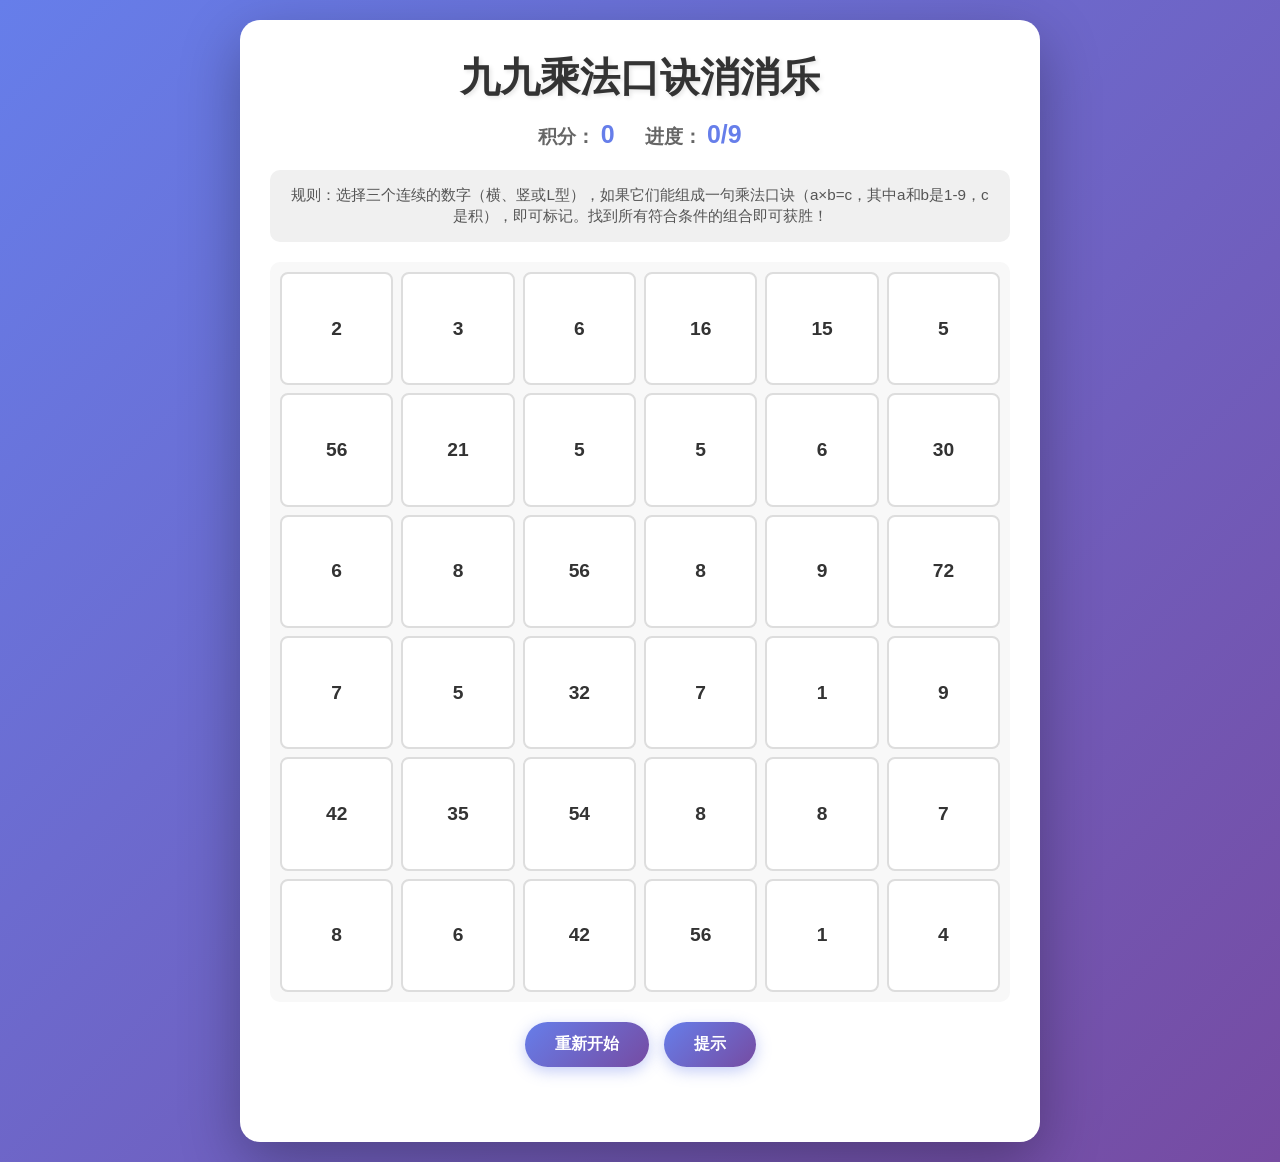
<file: index.html>
<!DOCTYPE html>
<html lang="zh-CN">
<head>
    <meta charset="UTF-8">
    <meta name="viewport" content="width=device-width, initial-scale=1.0">
    <title>九九乘法口诀消消乐</title>
    <link rel="stylesheet" href="style.css">
</head>
<body>
    <div class="container">
        <div class="header">
            <h1>九九乘法口诀消消乐</h1>
            <div class="score-board">
                <div class="score-item">
                    <span class="label">积分：</span>
                    <span id="score">0</span>
                </div>
                <div class="score-item">
                    <span class="label">进度：</span>
                    <span id="combo">0/0</span>
                </div>
            </div>
        </div>
        
        <div class="game-info">
            <p>规则：选择三个连续的数字（横、竖或L型），如果它们能组成一句乘法口诀（a×b=c，其中a和b是1-9，c是积），即可标记。找到所有符合条件的组合即可获胜！</p>
        </div>
        
        <div class="game-board" id="gameBoard"></div>
        
        <div class="controls">
            <button id="resetBtn" class="btn">重新开始</button>
            <button id="hintBtn" class="btn">提示</button>
        </div>
        
        <div id="message" class="message"></div>
    </div>
    
    <script src="game.js"></script>
</body>
</html>
</file>
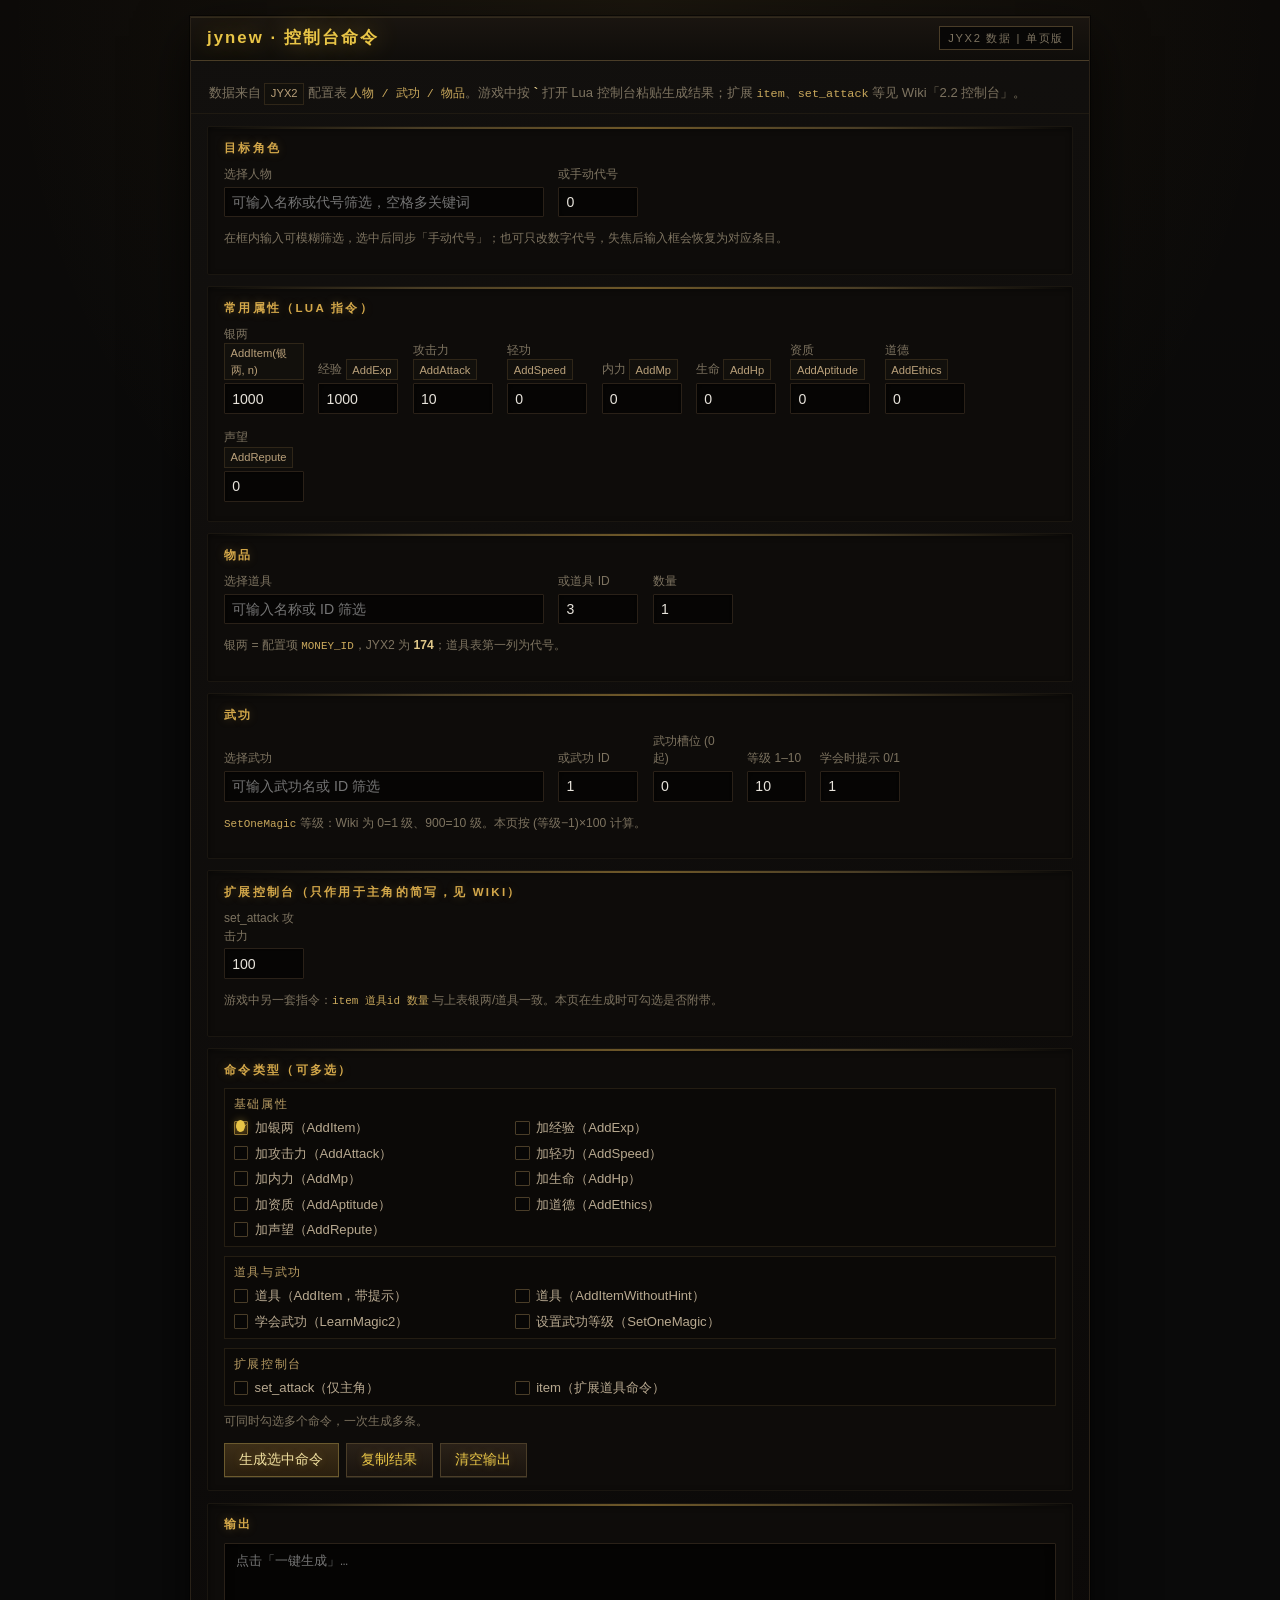
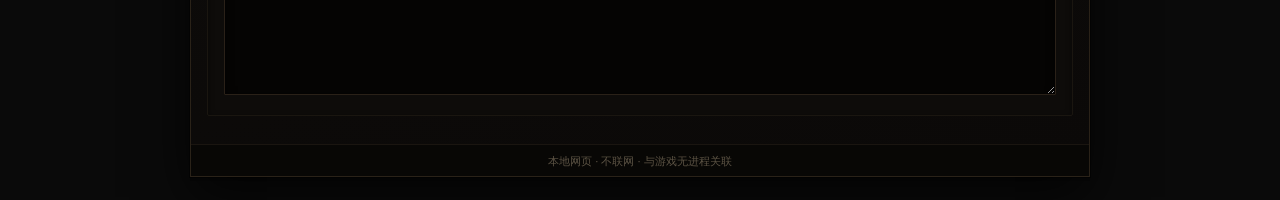
<file: command-generator.html>
<!DOCTYPE html>
<html lang="zh-CN">
<head>
<meta charset="utf-8" />
<meta name="viewport" content="width=device-width, initial-scale=1" />
<title>jynew · 控制台命令生成</title>
<style>
  :root {
    --bg: #0a0a0a;
    --bg-panel: #0e0c0a;
    --bg-inset: #080706;
    --gold: #d4a84a;
    --gold-bright: #e8c547;
    --gold-dim: #8a7344;
    --border-outer: #2a2218;
    --border-gold: #4a3d28;
    --text: #e8e4dc;
    --text-muted: #7d7360;
    --accent-hot: #c9a23a;
  }
  * { box-sizing: border-box; }
  body {
    margin: 0;
    min-height: 100vh;
    font-family: "Microsoft YaHei", "PingFang SC", "Segoe UI", "Hiragino Sans GB", sans-serif;
    background: var(--bg);
    background-image:
      radial-gradient(ellipse 100% 80% at 50% 0%, rgba(212, 168, 74, 0.07), transparent 50%),
      linear-gradient(180deg, #0c0a08 0%, var(--bg) 32%);
    color: var(--text);
    line-height: 1.45;
  }
  .trainer-frame {
    max-width: 900px;
    margin: 1rem auto 1.5rem;
    border: 1px solid var(--border-outer);
    box-shadow:
      0 0 0 1px rgba(0,0,0,0.5),
      0 4px 0 rgba(0,0,0,0.25),
      0 20px 50px rgba(0,0,0,0.7),
      inset 0 1px 0 rgba(255, 210, 120, 0.06);
    background: linear-gradient(165deg, #12100e 0%, #0b0908 100%);
  }
  .trainer-titlebar {
    display: flex;
    flex-wrap: wrap;
    align-items: center;
    justify-content: space-between;
    gap: 0.5rem 1rem;
    padding: 0.55rem 1rem 0.6rem;
    background: linear-gradient(180deg, #1a1510 0%, #0f0d0a 100%);
    border-bottom: 1px solid var(--border-gold);
    box-shadow: inset 0 1px 0 rgba(255, 220, 150, 0.1);
  }
  .trainer-titlebar h1 {
    font-size: 1.05rem;
    font-weight: 700;
    margin: 0;
    letter-spacing: 0.12em;
    color: var(--gold-bright);
    text-shadow: 0 0 24px rgba(232, 197, 71, 0.45), 0 1px 0 #1a1008;
  }
  .trainer-badge {
    font-size: 0.7rem;
    letter-spacing: 0.15em;
    text-transform: uppercase;
    color: var(--text-muted);
    padding: 0.2rem 0.5rem;
    border: 1px solid var(--border-gold);
    background: var(--bg-inset);
  }
  .trainer-banner {
    padding: 0.9rem 1.1rem 0.5rem;
    border-bottom: 1px solid #1f1a12;
  }
  .trainer-banner p {
    margin: 0.4rem 0 0;
    font-size: 0.82rem;
    color: var(--text-muted);
    line-height: 1.6;
  }
  main { padding: 0.75rem 1rem 1.1rem; }
  section {
    position: relative;
    background: var(--bg-panel);
    border: 1px solid #1a1610;
    border-radius: 2px;
    padding: 0.8rem 1rem 0.85rem;
    margin-bottom: 0.7rem;
    box-shadow: inset 0 2px 6px rgba(0,0,0,0.45);
  }
  section::before {
    content: "";
    position: absolute; left: 0; right: 0; top: 0; height: 2px;
    background: linear-gradient(90deg, transparent, var(--gold-dim), var(--gold), var(--gold-dim), transparent);
    opacity: 0.5;
  }
  section h2 {
    font-size: 0.72rem;
    text-transform: uppercase;
    letter-spacing: 0.2em;
    color: var(--gold);
    margin: 0 0 0.6rem;
    font-weight: 600;
    text-shadow: 0 0 10px rgba(212, 168, 74, 0.25);
  }
  label { display: block; font-size: 0.75rem; color: var(--text-muted); margin-bottom: 0.2rem; }
  .row { display: flex; flex-wrap: wrap; gap: 0.6rem 0.9rem; align-items: flex-end; }
  .field { margin-bottom: 0.35rem; }
  select, input[type="number"], input[type="text"] {
    width: 100%;
    min-width: 0;
    padding: 0.4rem 0.45rem;
    border-radius: 1px;
    border: 1px solid #2a2118;
    background: #060504;
    color: var(--text);
    font-size: 0.88rem;
    box-shadow: inset 0 1px 3px rgba(0,0,0,0.5);
  }
  input:focus, select:focus {
    outline: none;
    border-color: var(--accent-hot);
    box-shadow: inset 0 1px 3px rgba(0,0,0,0.5), 0 0 0 1px rgba(201, 162, 58, 0.35);
  }
  .w-sm { max-width: 5rem; }
  .w-md { max-width: 10rem; }
  .w-lg { max-width: 20rem; flex: 1; }
  button {
    cursor: pointer;
    border: 1px solid var(--border-gold);
    background: linear-gradient(180deg, #2a2118 0%, #1a140e 100%);
    color: var(--gold-bright);
    padding: 0.45rem 0.9rem;
    font-size: 0.86rem;
    text-shadow: 0 0 8px rgba(212, 168, 74, 0.3);
    box-shadow: 0 1px 0 rgba(255, 220, 150, 0.12);
  }
  button:hover {
    background: linear-gradient(180deg, #3a3020 0%, #201a10 100%);
  }
  button.primary {
    background: linear-gradient(180deg, #3d2f18 0%, #2a1f0e 100%);
    border-color: #6b5a2e;
    color: #f0e0a0;
  }
  button.primary:hover { filter: brightness(1.1); }
  .actions { display: flex; flex-wrap: wrap; gap: 0.45rem; margin-top: 0.5rem; }
  textarea {
    width: 100%;
    min-height: 9.5rem;
    font-family: Consolas, "Source Han Sans SC", "Microsoft YaHei", monospace;
    font-size: 0.8rem;
    line-height: 1.4;
    padding: 0.6rem 0.7rem;
    border-radius: 1px;
    border: 1px solid #2a2118;
    background: #050403;
    color: #c4ba9e;
    resize: vertical;
    box-shadow: inset 0 2px 8px rgba(0,0,0,0.6);
  }
  .hint { font-size: 0.76rem; color: var(--text-muted); margin-top: 0.45rem; }
  .tag {
    display: inline-block;
    padding: 0.08rem 0.35rem;
    font-size: 0.7rem;
    color: #b9a07a;
    background: #12100c;
    border: 1px solid #2f2618;
  }
  .combo { position: relative; width: 100%; }
  .combo input.combo-input { width: 100%; }
  .combo-panel {
    position: absolute; left: 0; right: 0; top: calc(100% + 2px);
    z-index: 30;
    max-height: 14rem; overflow-y: auto;
    margin: 0; padding: 0.2rem 0; list-style: none;
    background: #0a0806;
    border: 1px solid var(--border-gold);
    box-shadow: 0 8px 28px rgba(0,0,0,0.6), 0 0 0 1px rgba(212, 168, 74, 0.12);
  }
  .combo-panel[hidden] { display: none !important; }
  .combo-panel li { padding: 0.4rem 0.55rem; cursor: pointer; font-size: 0.86rem; color: #c8c2b6; }
  .combo-panel li:hover, .combo-panel li.active { background: #1a150f; color: var(--gold-bright); }
  .opt-grid {
    display: flex;
    flex-wrap: wrap;
    gap: 0.4rem 0.6rem;
    align-items: center;
  }
  .cmd-groups { display: grid; gap: 0.55rem; }
  .cmd-group {
    border: 1px solid #241d12;
    background: #0b0907;
    padding: 0.45rem 0.55rem;
  }
  .cmd-title {
    font-size: 0.72rem;
    letter-spacing: 0.14em;
    color: #b79b63;
    margin-bottom: 0.35rem;
  }
  .cmd-check-grid label { min-width: 17rem; }
  .cmd-check-grid input[type="checkbox"] {
    appearance: none;
    -webkit-appearance: none;
    width: 0.9rem;
    height: 0.9rem;
    border: 1px solid #4a3d28;
    border-radius: 50%;
    background: #080706;
    margin: 0;
    position: relative;
    flex-shrink: 0;
  }
  .cmd-check-grid input[type="checkbox"]:checked::after {
    content: "";
    position: absolute;
    inset: 2px;
    border-radius: 50%;
    background: var(--gold-bright);
    box-shadow: 0 0 8px rgba(232, 197, 71, 0.45);
  }
  .opt-grid label {
    display: flex;
    align-items: center;
    gap: 0.4rem;
    margin: 0;
    cursor: pointer;
    color: #b8a990;
    font-size: 0.82rem;
  }
  .opt-grid input[type="checkbox"] {
    appearance: none;
    -webkit-appearance: none;
    width: 0.9rem; height: 0.9rem;
    border: 1px solid #4a3d28;
    background: #080706;
    border-radius: 1px;
    position: relative;
    flex-shrink: 0;
  }
  .opt-grid input[type="checkbox"]:hover { border-color: var(--gold-dim); }
  .opt-grid input[type="checkbox"]:checked {
    background: linear-gradient(180deg, #3a2a12 0%, #2a1e0c 100%);
    border-color: #8a6f30;
  }
  .opt-grid input[type="checkbox"]:checked::after {
    content: "✓";
    position: absolute; left: 1px; top: -2px;
    font-size: 0.75rem; color: var(--gold-bright);
  }
  .trainer-footer {
    padding: 0.45rem 1rem;
    font-size: 0.7rem;
    color: #5c5344;
    text-align: center;
    border-top: 1px solid #1a1510;
    background: #080705;
  }
  code { color: #c9a85c; font-size: 0.9em; }
  strong { color: #e0c88a; }
  @media (max-width: 600px) {
    .row { flex-direction: column; align-items: stretch; }
    .trainer-frame { margin: 0; border-left: 0; border-right: 0; }
  }
</style>
</head>
<body>
<div class="trainer-frame">
  <div class="trainer-titlebar">
    <h1>jynew · 控制台命令</h1>
    <span class="trainer-badge" title="本页为调试便利工具，非游戏内置修改器">JYX2 数据 | 单页版</span>
  </div>
  <div class="trainer-banner">
    <p>数据来自 <span class="tag">JYX2</span> 配置表 <code>人物 / 武功 / 物品</code>。游戏中按 <strong>`</strong> 打开 Lua 控制台粘贴生成结果；扩展 <code>item</code>、<code>set_attack</code> 等见 Wiki「2.2 控制台」。</p>
  </div>
<main>
  <section>
    <h2>目标角色</h2>
    <div class="row">
      <div class="field w-lg">
        <label for="qPeople">选择人物</label>
        <div class="combo" id="wrapPeople">
          <input type="text" id="qPeople" class="combo-input" placeholder="可输入名称或代号筛选，空格多关键词" spellcheck="false" autocomplete="off" />
          <ul class="combo-panel" id="panelPeople" role="listbox" hidden></ul>
        </div>
      </div>
      <div class="field w-sm">
        <label for="roleId">或手动代号</label>
        <input type="number" id="roleId" value="0" step="1" />
      </div>
    </div>
    <p class="hint">在框内输入可模糊筛选，选中后同步「手动代号」；也可只改数字代号，失焦后输入框会恢复为对应条目。</p>
  </section>

  <section>
    <h2>常用属性（Lua 指令）</h2>
    <div class="row">
      <div class="field w-sm">
        <label>银两 <span class="tag">AddItem(银两, n)</span></label>
        <input type="number" class="w-sm" id="vMoney" value="1000" min="0" step="1" title="MONEY 道具 ID" />
      </div>
      <div class="field w-sm">
        <label>经验 <span class="tag">AddExp</span></label>
        <input type="number" class="w-sm" id="vExp" value="1000" step="1" />
      </div>
      <div class="field w-sm">
        <label>攻击力 <span class="tag">AddAttack</span></label>
        <input type="number" class="w-sm" id="vAttack" value="10" step="1" />
      </div>
      <div class="field w-sm">
        <label>轻功 <span class="tag">AddSpeed</span></label>
        <input type="number" class="w-sm" id="vSpeed" value="0" step="1" />
      </div>
      <div class="field w-sm">
        <label>内力 <span class="tag">AddMp</span></label>
        <input type="number" class="w-sm" id="vMp" value="0" step="1" />
      </div>
      <div class="field w-sm">
        <label>生命 <span class="tag">AddHp</span></label>
        <input type="number" class="w-sm" id="vHp" value="0" step="1" />
      </div>
      <div class="field w-sm">
        <label>资质 <span class="tag">AddAptitude</span></label>
        <input type="number" class="w-sm" id="vApt" value="0" step="1" />
      </div>
      <div class="field w-sm">
        <label>道德 <span class="tag">AddEthics</span></label>
        <input type="number" class="w-sm" id="vEth" value="0" step="1" />
      </div>
      <div class="field w-sm">
        <label>声望 <span class="tag">AddRepute</span></label>
        <input type="number" class="w-sm" id="vRep" value="0" step="1" />
      </div>
    </div>
  </section>

  <section>
    <h2>物品</h2>
    <div class="row">
      <div class="field w-lg" style="flex:2; min-width:200px">
        <label for="qItem">选择道具</label>
        <div class="combo" id="wrapItem">
          <input type="text" id="qItem" class="combo-input" placeholder="可输入名称或 ID 筛选" spellcheck="false" autocomplete="off" />
          <ul class="combo-panel" id="panelItem" role="listbox" hidden></ul>
        </div>
      </div>
      <div class="field w-sm">
        <label for="itemId">或道具 ID</label>
        <input type="number" id="itemId" value="3" step="1" />
      </div>
      <div class="field w-sm">
        <label for="itemCnt">数量</label>
        <input type="number" id="itemCnt" value="1" step="1" />
      </div>
    </div>
    <p class="hint">银两 = 配置项 <code>MONEY_ID</code>，JYX2 为 <strong id="moneyHint">174</strong>；道具表第一列为代号。</p>
  </section>

  <section>
    <h2>武功</h2>
    <div class="row">
      <div class="field w-lg" style="flex:2; min-width:200px">
        <label for="qSkill">选择武功</label>
        <div class="combo" id="wrapSkill">
          <input type="text" id="qSkill" class="combo-input" placeholder="可输入武功名或 ID 筛选" spellcheck="false" autocomplete="off" />
          <ul class="combo-panel" id="panelSkill" role="listbox" hidden></ul>
        </div>
      </div>
      <div class="field w-sm">
        <label for="wugongId">或武功 ID</label>
        <input type="number" id="wugongId" value="1" min="0" step="1" />
      </div>
      <div class="field w-sm">
        <label for="slot">武功槽位 (0 起)</label>
        <input type="number" id="slot" value="0" min="0" max="99" step="1" />
      </div>
      <div class="field w-sm">
        <label for="lv">等级 1–10</label>
        <input type="number" id="lv" value="10" min="1" max="10" step="1" />
      </div>
      <div class="field w-sm">
        <label for="learnShow">学会时提示 0/1</label>
        <input type="number" id="learnShow" value="1" min="0" max="1" step="1" />
      </div>
    </div>
    <p class="hint"><code>SetOneMagic</code> 等级：Wiki 为 0=1 级、900=10 级。本页按 (等级−1)×100 计算。</p>
  </section>

  <section>
    <h2>扩展控制台（只作用于主角的简写，见 Wiki）</h2>
    <div class="row">
      <div class="field w-sm">
        <label for="setAtk">set_attack 攻击力</label>
        <input type="number" id="setAtk" value="100" min="0" step="1" />
      </div>
    </div>
    <p class="hint">游戏中另一套指令：<code>item 道具id 数量</code> 与上表银两/道具一致。本页在生成时可勾选是否附带。</p>
  </section>

  <section>
    <h2>命令类型（可多选）</h2>
    <div class="cmd-groups">
      <div class="cmd-group">
        <div class="cmd-title">基础属性</div>
        <div class="opt-grid cmd-check-grid">
          <label><input type="checkbox" class="cmdType" value="money" checked /> 加银两（AddItem）</label>
          <label><input type="checkbox" class="cmdType" value="exp" /> 加经验（AddExp）</label>
          <label><input type="checkbox" class="cmdType" value="attack" /> 加攻击力（AddAttack）</label>
          <label><input type="checkbox" class="cmdType" value="speed" /> 加轻功（AddSpeed）</label>
          <label><input type="checkbox" class="cmdType" value="mp" /> 加内力（AddMp）</label>
          <label><input type="checkbox" class="cmdType" value="hp" /> 加生命（AddHp）</label>
          <label><input type="checkbox" class="cmdType" value="apt" /> 加资质（AddAptitude）</label>
          <label><input type="checkbox" class="cmdType" value="eth" /> 加道德（AddEthics）</label>
          <label><input type="checkbox" class="cmdType" value="rep" /> 加声望（AddRepute）</label>
        </div>
      </div>
      <div class="cmd-group">
        <div class="cmd-title">道具与武功</div>
        <div class="opt-grid cmd-check-grid">
          <label><input type="checkbox" class="cmdType" value="item" /> 道具（AddItem，带提示）</label>
          <label><input type="checkbox" class="cmdType" value="itemNH" /> 道具（AddItemWithoutHint）</label>
          <label><input type="checkbox" class="cmdType" value="learn" /> 学会武功（LearnMagic2）</label>
          <label><input type="checkbox" class="cmdType" value="setM" /> 设置武功等级（SetOneMagic）</label>
        </div>
      </div>
      <div class="cmd-group">
        <div class="cmd-title">扩展控制台</div>
        <div class="opt-grid cmd-check-grid">
          <label><input type="checkbox" class="cmdType" value="setAtk" /> set_attack（仅主角）</label>
          <label><input type="checkbox" class="cmdType" value="itemCmd" /> item（扩展道具命令）</label>
        </div>
      </div>
    </div>
    <p class="hint">可同时勾选多个命令，一次生成多条。</p>
    <div class="actions">
      <button type="button" class="primary" id="btnGen">生成选中命令</button>
      <button type="button" id="btnCopy">复制结果</button>
      <button type="button" id="btnClear">清空输出</button>
    </div>
  </section>

  <section>
    <h2>输出</h2>
    <textarea id="out" readonly placeholder="点击「一键生成」…"></textarea>
  </section>
</main>
  <div class="trainer-footer">本地网页 · 不联网 · 与游戏无进程关联</div>
</div>
<script>
(function () {
  const B64 = "[base64]/gSJ9LHsiaWQiOjMzLCJuYW1lIjoi6buR55m95a2QIn0seyJpZCI6MzQsIm5hbWUiOiLpu4Tpkp/[base64]/mmJ/msrMifSx7ImlkIjo1MywibmFtZSI6IuauteiqiSJ9LHsiaWQiOjU0LCJuYW1lIjoi6KKB5om/[base64]/[base64]/lrZAifSx7ImlkIjo4MywibmFtZSI6IuWwkeael+W8n+WtkCJ9LHsiaWQiOjg0LCJuYW1lIjoi5bCR5p6X5byf5a2QIn0seyJpZCI6ODUsIm5hbWUiOiLlsJHmnpflvJ/lrZAifSx7ImlkIjo4NiwibmFtZSI6IuWwkeael+W8n+WtkCJ9LHsiaWQiOjg3LCJuYW1lIjoi5bCR5p6X5byf5a2QIn0seyJpZCI6ODgsIm5hbWUiOiLlsJHmnpflvJ/lrZAifSx7ImlkIjo4OSwibmFtZSI6IuWwkeael+W8n+WtkCJ9LHsiaWQiOjkwLCJuYW1lIjoi5bCR5p6X5byf5a2QIn0seyJpZCI6OTEsIm5hbWUiOiLmmIbku5HlvJ/lrZAifSx7ImlkIjo5MiwibmFtZSI6IuaYhuS7keW8n+WtkCJ9LHsiaWQiOjkzLCJuYW1lIjoi5piG5LuR5byf5a2QIn0seyJpZCI6OTQsIm5hbWUiOiLmmIbku5HlvJ/lrZAifSx7ImlkIjo5NSwibmFtZSI6IuaYhuS7keW8n+WtkCJ9LHsiaWQiOjk2LCJuYW1lIjoi5piG5LuR5byf5a2QIn0seyJpZCI6OTcsIm5hbWUiOiLmmIbku5HlvJ/[base64]/[base64]/[base64]/[base64]/[base64]/[base64]/[base64]/[base64]/[base64]/[base64]/oee/[base64]/[base64]/[base64]/[base64]";
  function b64ToUtf8(b64) {
    var bin = atob(b64);
    var u8 = new Uint8Array(bin.length);
    for (var i = 0; i < bin.length; i++) u8[i] = bin.charCodeAt(i);
    return new TextDecoder("utf-8").decode(u8);
  }
  const DATA = JSON.parse(b64ToUtf8(B64));
  const moneyId = DATA.moneyId;

  const $ = (id) => document.getElementById(id);
  const people = DATA.people;
  const skills = DATA.skills;
  const items = DATA.items;

  function labelRow(row) {
    return String(row.id) + ' — ' + row.name;
  }

  function filterRows(data, q, max) {
    max = max || 200;
    var t = (q || '').trim();
    if (!t) return data.slice(0, max);
    var parts = t.split(/[\s\u3000,，\u2014\u2013\-/／|·]+/).filter(Boolean);
    return data.filter(function (row) {
      var h = (String(row.id) + ' ' + row.name);
      for (var i = 0; i < parts.length; i++) {
        if (h.indexOf(parts[i]) === -1) return false;
      }
      return true;
    }).slice(0, max);
  }

  function findById(data, id) {
    for (var i = 0; i < data.length; i++) {
      if (String(data[i].id) === String(id)) return data[i];
    }
    return null;
  }

  function attachCombo(opts) {
    var data = opts.data;
    var inp = $(opts.queryId);
    var panel = $(opts.panelId);
    var idInput = $(opts.idInput);
    if (!inp || !panel || !idInput) return;

    function syncDisplayFromId() {
      var id = idInput.value;
      var r = findById(data, id);
      inp.value = r ? labelRow(r) : String(id);
    }

    function openPanel() {
      var rows = filterRows(data, inp.value);
      panel.innerHTML = '';
      if (rows.length === 0) {
        var empty = document.createElement('li');
        empty.className = 'active';
        empty.style.cssText = 'color:var(--text-muted);cursor:default;';
        empty.textContent = '无匹配，请减少关键词';
        empty.addEventListener('mousedown', function (e) { e.preventDefault(); });
        panel.appendChild(empty);
        panel.hidden = false;
        return;
      }
      rows.forEach(function (row) {
        var li = document.createElement('li');
        li.setAttribute('role', 'option');
        li.textContent = labelRow(row);
        li.addEventListener('mousedown', function (e) {
          e.preventDefault();
          idInput.value = String(row.id);
          inp.value = labelRow(row);
          panel.innerHTML = '';
          panel.hidden = true;
        });
        panel.appendChild(li);
      });
      panel.hidden = false;
    }

    inp.addEventListener('focus', function () { openPanel(); });
    inp.addEventListener('input', function () { openPanel(); });
    inp.addEventListener('keydown', function (e) {
      if (e.key === 'Escape') {
        panel.innerHTML = '';
        panel.hidden = true;
        syncDisplayFromId();
      }
    });
    inp.addEventListener('blur', function () {
      setTimeout(function () {
        if (!document.activeElement || (document.activeElement !== inp && !panel.contains(document.activeElement))) {
          panel.hidden = true;
        }
        syncDisplayFromId();
      }, 150);
    });

    idInput.addEventListener('input', function () { syncDisplayFromId(); });
    idInput.addEventListener('change', function () { syncDisplayFromId(); });
  }

  attachCombo({ data: people, queryId: 'qPeople', panelId: 'panelPeople', idInput: 'roleId' });
  attachCombo({ data: skills, queryId: 'qSkill', panelId: 'panelSkill', idInput: 'wugongId' });
  attachCombo({ data: items, queryId: 'qItem', panelId: 'panelItem', idInput: 'itemId' });

  $('moneyHint').textContent = String(moneyId);

  function rid() { return String(parseInt($('roleId').value, 10) || 0); }

  function wugongLevelToStore(lv) {
    const n = Math.max(1, Math.min(10, parseInt(lv, 10) || 1));
    return (n - 1) * 100;
  }

  function getSelectedCmdTypes() {
    return Array.prototype.slice.call(document.querySelectorAll('.cmdType:checked')).map(function (el) {
      return el.value;
    });
  }

  function buildCommand(cmdType, r, iid, icnt, wid, sl, show) {
    switch (cmdType) {
      case 'money': {
        var n = Math.max(0, parseInt($('vMoney').value, 10) || 0);
        return n > 0 ? ('AddItem(' + moneyId + ', ' + n + ')') : '';
      }
      case 'exp': {
        var n = parseInt($('vExp').value, 10) || 0;
        return n !== 0 ? ('AddExp(' + r + ', ' + n + ')') : '';
      }
      case 'attack': {
        var n = parseInt($('vAttack').value, 10) || 0;
        return n !== 0 ? ('AddAttack(' + r + ', ' + n + ')') : '';
      }
      case 'speed': {
        var n = parseInt($('vSpeed').value, 10) || 0;
        return n !== 0 ? ('AddSpeed(' + r + ', ' + n + ')') : '';
      }
      case 'mp': {
        var n = parseInt($('vMp').value, 10) || 0;
        return n !== 0 ? ('AddMp(' + r + ', ' + n + ')') : '';
      }
      case 'hp': {
        var n = parseInt($('vHp').value, 10) || 0;
        return n !== 0 ? ('AddHp(' + r + ', ' + n + ')') : '';
      }
      case 'apt': {
        var n = parseInt($('vApt').value, 10) || 0;
        return n !== 0 ? ('AddAptitude(' + r + ', ' + n + ')') : '';
      }
      case 'eth': {
        var n = parseInt($('vEth').value, 10) || 0;
        return n !== 0 ? ('AddEthics(' + n + ')') : '';
      }
      case 'rep': {
        var n = parseInt($('vRep').value, 10) || 0;
        return n !== 0 ? ('AddRepute(' + n + ')') : '';
      }
      case 'item':
        return icnt !== 0 ? ('AddItem(' + iid + ', ' + icnt + ')') : '';
      case 'itemNH':
        return icnt !== 0 ? ('AddItemWithoutHint(' + iid + ', ' + icnt + ')') : '';
      case 'learn':
        return 'LearnMagic2(' + r + ', ' + wid + ', ' + show + ')';
      case 'setM':
        return 'SetOneMagic(' + r + ', ' + sl + ', ' + wid + ', ' + wugongLevelToStore($('lv').value) + ')';
      case 'setAtk':
        return 'set_attack ' + (parseInt($('setAtk').value, 10) || 0);
      case 'itemCmd':
        return icnt !== 0 ? ('item ' + iid + ' ' + icnt) : '';
      default:
        return '';
    }
  }

  function gen() {
    var r = rid();
    var iid = parseInt($('itemId').value, 10) || 0;
    var icnt = parseInt($('itemCnt').value, 10) || 0;
    var wid = parseInt($('wugongId').value, 10) || 0;
    var sl = parseInt($('slot').value, 10) || 0;
    var show = parseInt($('learnShow').value, 10) ? 1 : 0;
    var selected = getSelectedCmdTypes();
    var lines = [];

    selected.forEach(function (t) {
      var cmd = buildCommand(t, r, iid, icnt, wid, sl, show);
      if (cmd) lines.push(cmd);
    });

    $('out').value = lines.length ? lines.join('
') : '（无）请先勾选命令类型，且参数需有效（例如数量非 0）。';
  }

  $('btnGen').addEventListener('click', gen);
  $('btnClear').addEventListener('click', () => { $('out').value = ''; });
  $('btnCopy').addEventListener('click', async () => {
    const t = $('out').value;
    if (!t || t.startsWith('（无）')) return;
    try {
      await navigator.clipboard.writeText(t);
      $('btnCopy').textContent = '已复制';
      setTimeout(() => { $('btnCopy').textContent = '复制结果'; }, 1500);
    } catch (e) {
      $('out').select();
      document.execCommand('copy');
    }
  });

  $('itemId').value = '174';
  $('wugongId').value = '1';
  $('roleId').value = '0';
  $('qPeople').value = labelRow(people[0]);
  $('qSkill').value = labelRow(findById(skills, 1) || skills[0]);
  $('qItem').value = labelRow(findById(items, 174) || items[0]);
})();
</script>
</body>
</html>
</file>
<file: style.css>
* {
    margin: 0;
    padding: 0;
    box-sizing: border-box;
}

body {
    font-family: 'Arial', 'Microsoft YaHei', sans-serif;
    background: linear-gradient(135deg, #667eea 0%, #764ba2 100%);
    min-height: 100vh;
    display: flex;
    justify-content: center;
    align-items: center;
    padding: 20px;
}

.container {
    background: white;
    border-radius: 20px;
    padding: 30px;
    box-shadow: 0 20px 60px rgba(0, 0, 0, 0.3);
    max-width: 800px;
    width: 100%;
}

.header {
    text-align: center;
    margin-bottom: 20px;
}

.header h1 {
    color: #333;
    font-size: 2.5em;
    margin-bottom: 15px;
    text-shadow: 2px 2px 4px rgba(0, 0, 0, 0.1);
}

.score-board {
    display: flex;
    justify-content: center;
    gap: 30px;
    margin-bottom: 10px;
}

.score-item {
    font-size: 1.2em;
    font-weight: bold;
}

.score-item .label {
    color: #666;
}

.score-item span:last-child {
    color: #667eea;
    font-size: 1.3em;
}

.game-info {
    background: #f0f0f0;
    padding: 15px;
    border-radius: 10px;
    margin-bottom: 20px;
    text-align: center;
    color: #555;
    font-size: 0.95em;
}

.game-board {
    display: grid;
    grid-template-columns: repeat(6, 1fr);
    gap: 8px;
    margin-bottom: 20px;
    padding: 10px;
    background: #f8f8f8;
    border-radius: 10px;
}

.cell {
    aspect-ratio: 1;
    background: white;
    border: 2px solid #ddd;
    border-radius: 8px;
    display: flex;
    justify-content: center;
    align-items: center;
    font-size: 1.2em;
    font-weight: bold;
    color: #333;
    cursor: pointer;
    transition: all 0.2s ease;
    user-select: none;
}

.cell:hover {
    transform: scale(1.05);
    border-color: #667eea;
    box-shadow: 0 4px 8px rgba(102, 126, 234, 0.3);
}

.cell.selected {
    background: #667eea;
    color: white;
    border-color: #667eea;
    transform: scale(1.1);
    box-shadow: 0 4px 12px rgba(102, 126, 234, 0.5);
}

.cell.matched {
    background: #4caf50;
    color: white;
    border-color: #4caf50;
    opacity: 0.8;
}

.cell.matched:hover {
    transform: scale(1.05);
    border-color: #4caf50;
    box-shadow: 0 4px 8px rgba(76, 175, 80, 0.4);
}

.controls {
    display: flex;
    justify-content: center;
    gap: 15px;
    margin-bottom: 15px;
}

.btn {
    padding: 12px 30px;
    font-size: 1em;
    font-weight: bold;
    color: white;
    background: linear-gradient(135deg, #667eea 0%, #764ba2 100%);
    border: none;
    border-radius: 25px;
    cursor: pointer;
    transition: all 0.3s ease;
    box-shadow: 0 4px 15px rgba(102, 126, 234, 0.4);
}

.btn:hover {
    transform: translateY(-2px);
    box-shadow: 0 6px 20px rgba(102, 126, 234, 0.6);
}

.btn:active {
    transform: translateY(0);
}

.message {
    text-align: center;
    min-height: 30px;
    font-size: 1.1em;
    font-weight: bold;
    color: #667eea;
    margin-top: 10px;
}

.message.success {
    color: #4caf50;
    animation: popup 0.5s ease;
}

.message.error {
    color: #f44336;
    animation: popup 0.5s ease;
}

@keyframes popup {
    0% {
        transform: scale(0.8);
        opacity: 0;
    }
    50% {
        transform: scale(1.1);
    }
    100% {
        transform: scale(1);
        opacity: 1;
    }
}

@media (max-width: 768px) {
    .game-board {
        grid-template-columns: repeat(6, 1fr);
        gap: 4px;
    }
    
    .cell {
        font-size: 0.9em;
    }
    
    .header h1 {
        font-size: 1.8em;
    }
}
</file>
